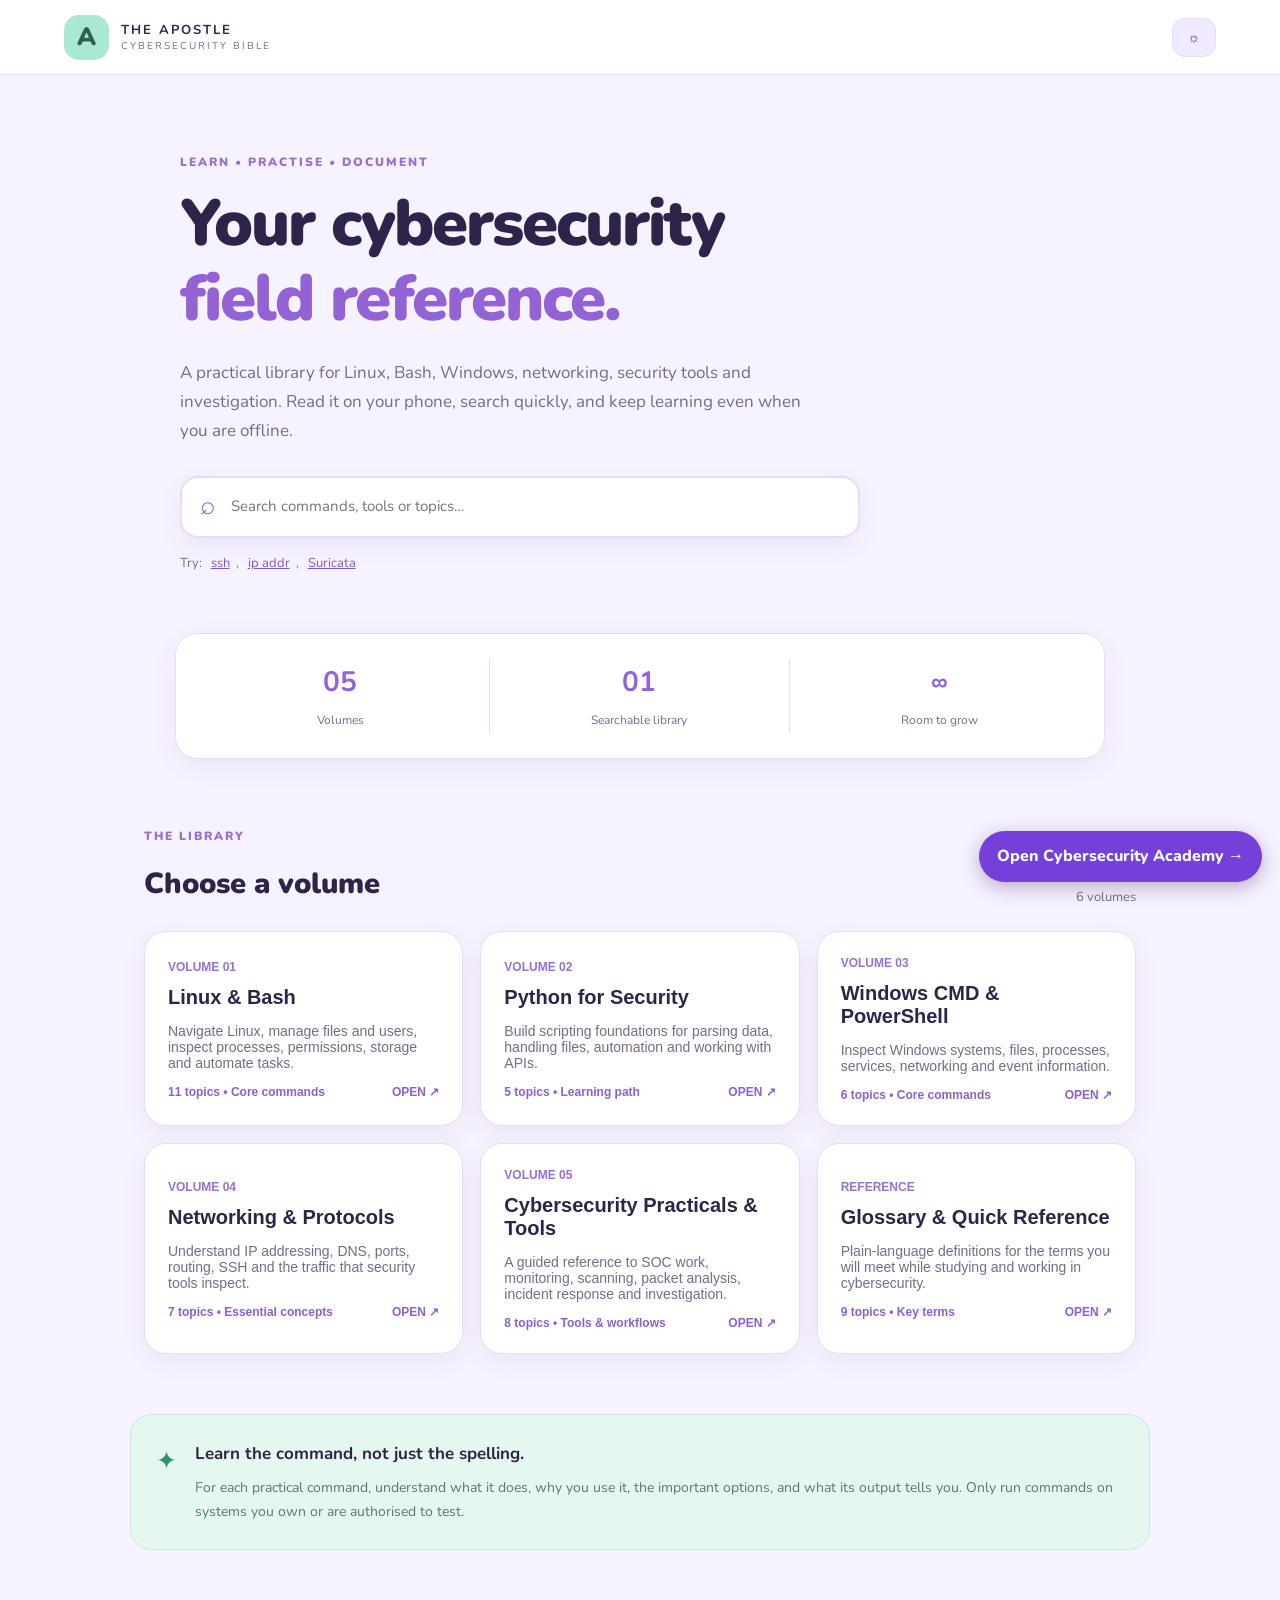
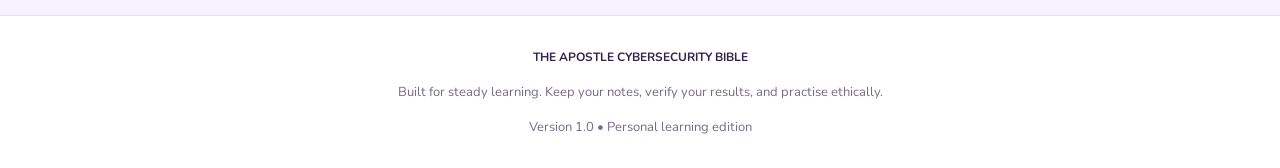
<file: index.html>
<!doctype html>
<html lang="en">
<head>
  <meta charset="utf-8">
  <meta name="viewport" content="width=device-width, initial-scale=1">
  <meta name="theme-color" content="#101827">
  <meta name="description" content="The Apostle Cybersecurity Bible — a practical, searchable cybersecurity learning reference.">
  <title>The Apostle Cybersecurity Bible</title>
  <link rel="manifest" href="manifest.webmanifest">
  <link rel="icon" href="assets/icon.svg" type="image/svg+xml">
  <link rel="stylesheet" href="styles.css">
</head>
<body>
  <header class="topbar">
    <a class="brand" href="#home" aria-label="The Apostle Cybersecurity Bible home">
      <span class="brand-mark">A</span>
      <span><strong>THE APOSTLE</strong><small>CYBERSECURITY BIBLE</small></span>
    </a>
    <div class="top-actions">
      <button id="themeBtn" class="icon-btn" aria-label="Toggle light or dark theme">☼</button>
      <button id="installBtn" class="install-btn" hidden>Install app</button>
    </div>
  </header>

  <main>
    <section class="hero" id="home">
      <p class="eyebrow">LEARN • PRACTISE • DOCUMENT</p>
      <h1>Your cybersecurity<br><span>field reference.</span></h1>
      <p class="hero-copy">A practical library for Linux, Bash, Windows, networking, security tools and investigation. Read it on your phone, search quickly, and keep learning even when you are offline.</p>
      <label class="search-wrap">
        <span aria-hidden="true">⌕</span>
        <input id="searchInput" type="search" placeholder="Search commands, tools or topics…" autocomplete="off">
      </label>
      <p class="search-hint">Try: <button class="text-btn" data-search="ssh">ssh</button>, <button class="text-btn" data-search="ip addr">ip addr</button>, <button class="text-btn" data-search="Suricata">Suricata</button></p>
    </section>

    <section class="quick-stats" aria-label="Bible contents">
      <div><strong>05</strong><span>Volumes</span></div>
      <div><strong>01</strong><span>Searchable library</span></div>
      <div><strong>∞</strong><span>Room to grow</span></div>
    </section>

    <section class="content-section">
      <div class="section-heading">
        <div><p class="eyebrow">THE LIBRARY</p><h2>Choose a volume</h2></div>
        <span id="resultCount" class="result-count">5 volumes</span>
      </div>
      <div id="volumeGrid" class="volume-grid"></div>
      <div id="emptyState" class="empty-state" hidden>
        <strong>No matching entries found.</strong>
        <p>Try another keyword or clear your search.</p>
        <button id="clearSearch" class="secondary-btn">Clear search</button>
      </div>
    </section>

    <section class="note-panel">
      <div class="note-icon">✦</div>
      <div>
        <h3>Learn the command, not just the spelling.</h3>
        <p>For each practical command, understand what it does, why you use it, the important options, and what its output tells you. Only run commands on systems you own or are authorised to test.</p>
      </div>
    </section>
  </main>

  <footer>
    <strong>THE APOSTLE CYBERSECURITY BIBLE</strong>
    <p>Built for steady learning. Keep your notes, verify your results, and practise ethically.</p>
    <span>Version 1.0 • Personal learning edition</span>
  </footer>

  <dialog id="entryDialog" class="entry-dialog">
    <div class="dialog-head">
      <div><p id="dialogVolume" class="eyebrow"></p><h2 id="dialogTitle"></h2></div>
      <button id="closeDialog" class="icon-btn" aria-label="Close">✕</button>
    </div>
    <div id="dialogBody" class="dialog-body"></div>
  </dialog>

  <script src="app.js"></script>
<div id="academyShortcut" style="position:fixed;right:18px;bottom:18px;z-index:9999">
<a href="academy.html" style="display:inline-block;background:#7540d9;color:#fff;padding:12px 18px;border-radius:28px;text-decoration:none;font-weight:800;box-shadow:0 5px 20px #39206455">Open Cybersecurity Academy →</a>
</div>
</body>
</html>
</file>
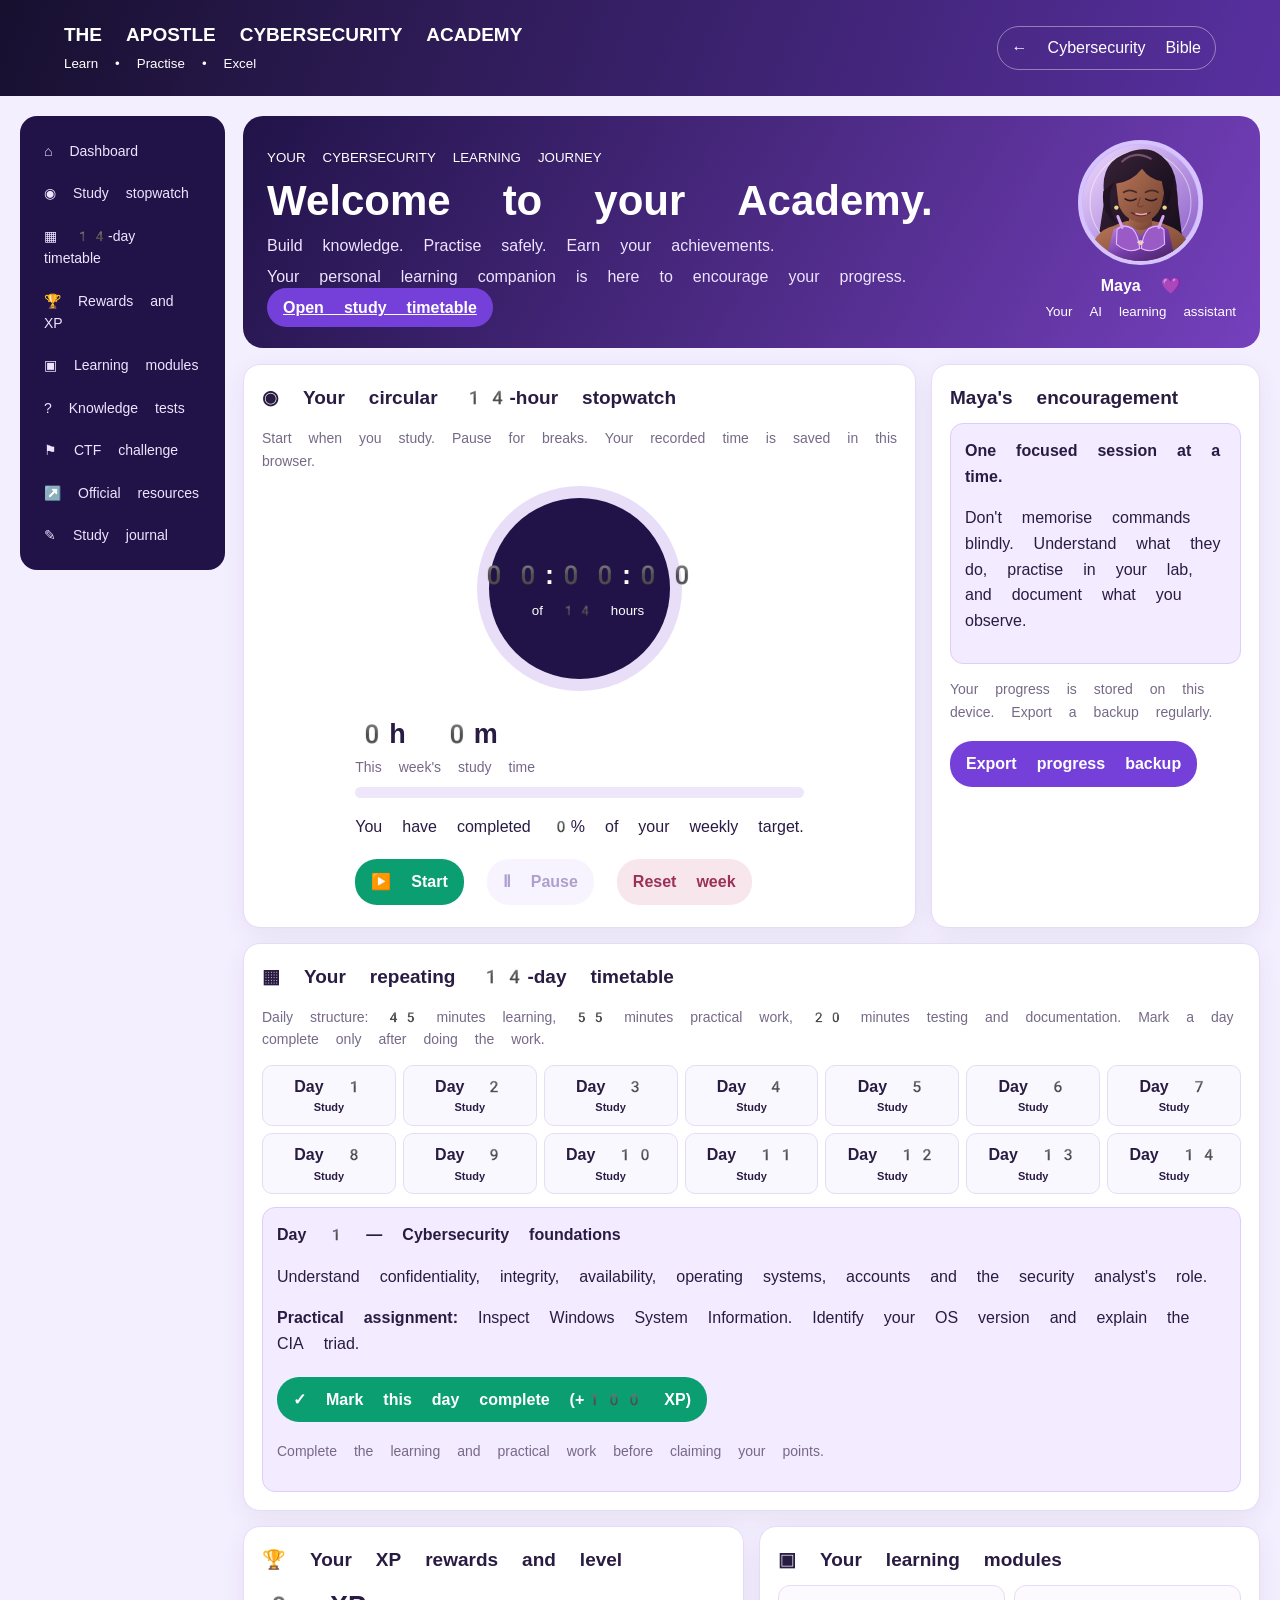
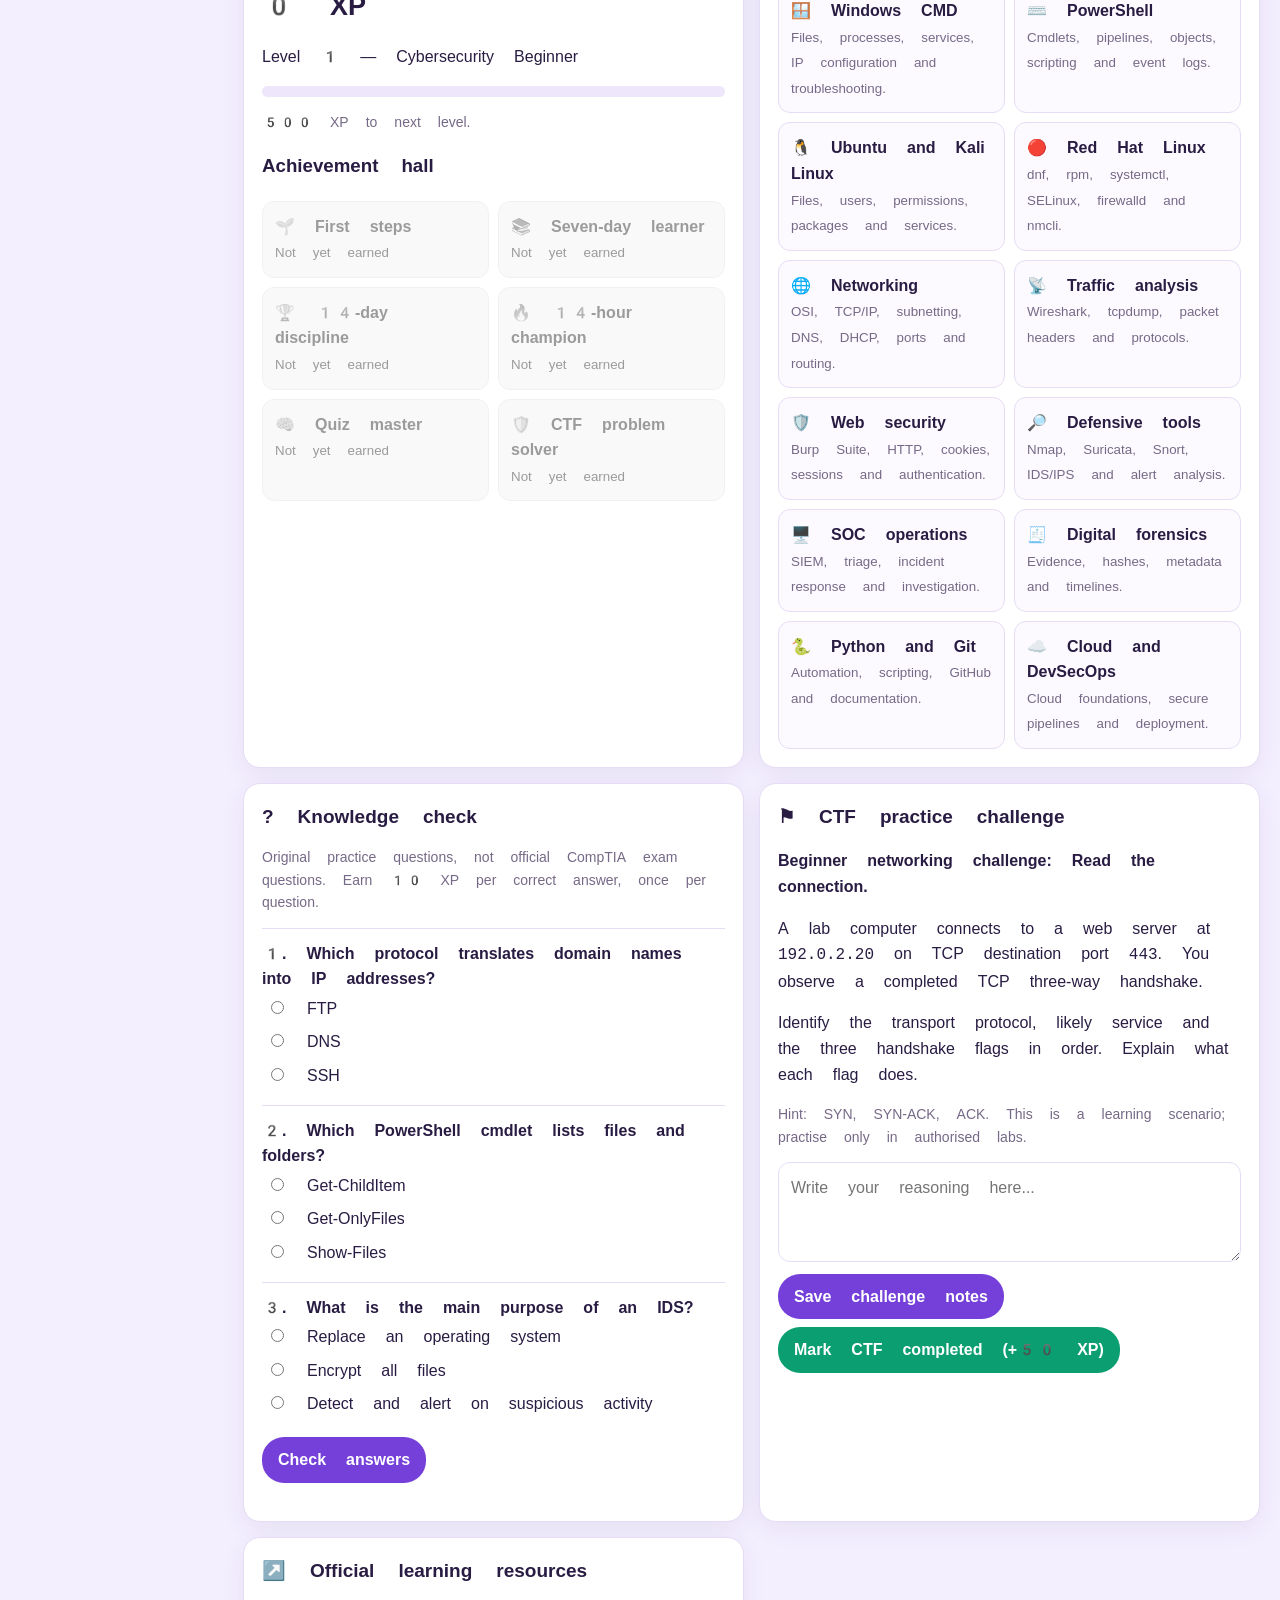
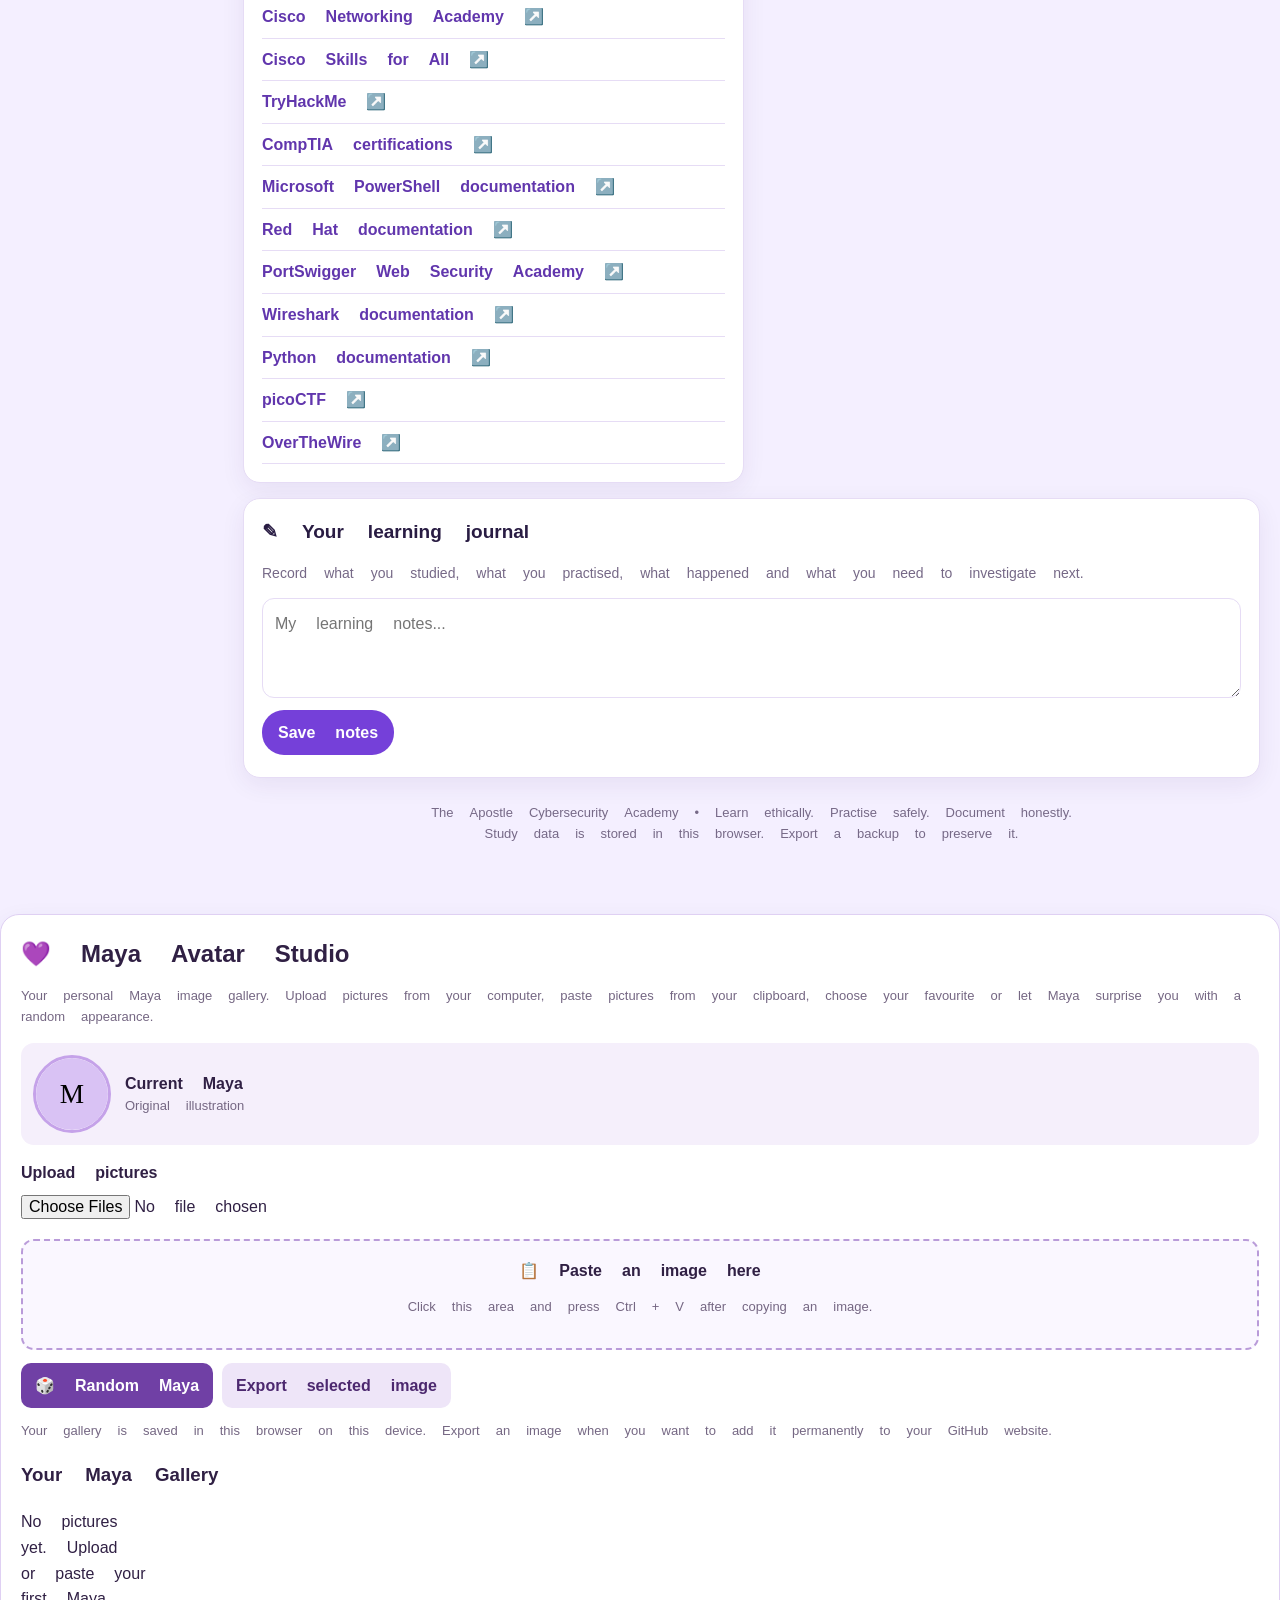
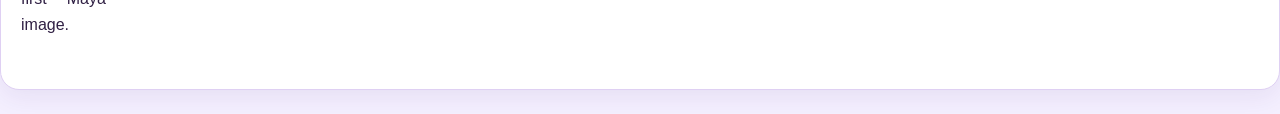
<file: academy.html>
<!doctype html>
<html lang="en">
<head>
<meta charset="utf-8">
<meta name="viewport" content="width=device-width,initial-scale=1">
<meta name="theme-color" content="#211348">
<link rel="manifest" href="./manifest.webmanifest">
<title>The Apostle Cybersecurity Academy</title>
<style>
:root{--bg:#f4efff;--panel:#fff;--ink:#291c43;--muted:#766987;--purple:#7540d9;--line:#e6dcf5;--green:#0b9e70}
*{box-sizing:border-box}
body{margin:0;background:var(--bg);color:var(--ink);font:16px/1.6 "Segoe UI","Segoe UI Emoji","Noto Color Emoji","Apple Color Emoji",Arial,sans-serif}
button,input,textarea{font:inherit}
button{cursor:pointer}
header{background:linear-gradient(110deg,#17102f,#5830a0);color:white;padding:20px 5%;display:flex;justify-content:space-between;align-items:center;gap:15px;flex-wrap:wrap}
header strong{font-size:19px}
header a{color:white;text-decoration:none;border:1px solid #ffffff66;padding:8px 14px;border-radius:22px}
.layout{max-width:1400px;margin:auto;padding:20px;display:grid;grid-template-columns:205px 1fr;gap:18px}
nav{background:#211348;color:white;padding:14px;border-radius:17px;height:max-content;position:sticky;top:12px}
nav a{display:block;color:#eee4ff;text-decoration:none;padding:10px;border-radius:9px;font-size:14px}
nav a:hover{background:#7540d9}
main{min-width:0}
.hero{background:linear-gradient(120deg,#211348,#7540bd);color:white;border-radius:20px;padding:24px;display:flex;align-items:center;justify-content:space-between;gap:20px;flex-wrap:wrap}
.hero h1{font-size:clamp(27px,4vw,42px);line-height:1.15;margin:8px 0}
.hero p{color:#eee4ff;margin:5px 0}
.avatar{text-align:center}
.avatar svg{width:125px;height:125px;border-radius:50%;border:4px solid #d7c4ff;background:#cdb5ff}
.avatar strong{display:block}
.grid{display:grid;grid-template-columns:repeat(12,minmax(0,1fr));gap:15px;margin-top:16px}
.card{background:white;border:1px solid var(--line);border-radius:17px;padding:18px;box-shadow:0 7px 24px #39206412;min-width:0}
.card h2{font-size:19px;margin:0 0 10px}
.w12{grid-column:span 12}.w8{grid-column:span 8}.w7{grid-column:span 7}.w6{grid-column:span 6}.w5{grid-column:span 5}.w4{grid-column:span 4}
.muted{color:var(--muted);font-size:14px}
.btn{border:0;border-radius:22px;padding:10px 16px;background:var(--purple);color:white;font-weight:700;margin:4px 3px 4px 0}
.btn:disabled{opacity:.45;cursor:not-allowed}
.btn.secondary{background:#eee6ff;color:#4d2a91}
.btn.green{background:var(--green)}
.btn.red{background:#f8e6ed;color:#9c3158}
.ring{width:205px;height:205px;border-radius:50%;background:conic-gradient(var(--green) var(--progress,0%),#e8def8 0);display:grid;place-items:center;position:relative;flex-shrink:0}
.ring:before{content:"";position:absolute;inset:12px;background:#211348;border-radius:50%}
.ring div{position:relative;color:white;text-align:center}
.time{font-size:27px;font-weight:900;font-variant-numeric:tabular-nums}
.timer{display:flex;align-items:center;justify-content:center;gap:22px;flex-wrap:wrap}
.stat{font-size:27px;font-weight:900}
.bar{height:11px;background:#eee6fa;border-radius:20px;overflow:hidden;margin:8px 0}
.bar span{display:block;height:100%;width:0;background:linear-gradient(90deg,#7540d9,#0bba87)}
.days{display:grid;grid-template-columns:repeat(7,1fr);gap:7px}
.day{border:1px solid var(--line);background:#faf8ff;border-radius:10px;padding:8px 3px;color:var(--ink);font-weight:700}
.day.selected{background:var(--purple);color:white}
.day.done{border:2px solid var(--green)}
.day small{display:block;font-size:11px}
.modules{display:grid;grid-template-columns:repeat(2,minmax(0,1fr));gap:9px}
.module{padding:12px;border:1px solid var(--line);border-radius:12px;background:#fcfaff}
.module strong{display:block}
.module small{color:var(--muted)}
.badges{display:grid;grid-template-columns:repeat(2,minmax(0,1fr));gap:9px}
.badge{padding:12px;border-radius:12px;background:#f5efff;border:1px solid var(--line)}
.badge.locked{opacity:.45;filter:grayscale(1)}
.badge strong{display:block}
.resource a{display:block;padding:8px 0;border-bottom:1px solid var(--line);font-weight:700;text-decoration:none;color:#6136ad}
textarea{width:100%;min-height:100px;padding:12px;border:1px solid var(--line);border-radius:12px}
.question{padding:12px 0;border-top:1px solid var(--line)}
.question label{display:block;padding:4px}
.maya{padding:14px;border-radius:13px;background:#f3ebff;border:1px solid #dfccfa}
footer{text-align:center;padding:25px;color:var(--muted);font-size:13px}
@media(max-width:850px){.layout{grid-template-columns:1fr;padding:12px}nav{position:static;display:flex;overflow-x:auto;gap:3px}nav a{white-space:nowrap}.w8,.w7,.w6,.w5,.w4{grid-column:span 12}.days{grid-template-columns:repeat(4,1fr)}}
@media(max-width:500px){.modules{grid-template-columns:1fr}.ring{width:180px;height:180px}.time{font-size:23px}}
</style>
</head>
<body>
<header>
<div><strong>THE APOSTLE CYBERSECURITY ACADEMY</strong><br><small>Learn • Practise • Excel</small></div>
<a href="index.html">← Cybersecurity Bible</a>
</header>

<div class="layout">
<nav>
<a href="#dashboard">⌂ Dashboard</a>
<a href="#timer">◉ Study stopwatch</a>
<a href="#timetable">▦ 14-day timetable</a>
<a href="#rewards">🏆 Rewards and XP</a>
<a href="#lessons">▣ Learning modules</a>
<a href="#quiz">? Knowledge tests</a>
<a href="#ctf">⚑ CTF challenge</a>
<a href="#resources">↗ Official resources</a>
<a href="#journal">✎ Study journal</a>
</nav>

<main>
<section class="hero" id="dashboard">
<div>
<small>YOUR CYBERSECURITY LEARNING JOURNEY</small>
<h1>Welcome to your Academy.</h1>
<p>Build knowledge. Practise safely. Earn your achievements.</p>
<p>Your personal learning companion is here to encourage your progress.</p>
<a class="btn" href="#timetable">Open study timetable</a>
</div>
<div class="avatar">
<svg viewBox="0 0 160 160" role="img"
aria-label="Maya, mature glamorous illustrated AI mentor"
xmlns="http://www.w3.org/2000/svg">
<defs>
 <linearGradient id="mayaPurpleBg" x2="1" y2="1">
  <stop stop-color="#f1ddff"/>
  <stop offset="1" stop-color="#8556c5"/>
 </linearGradient>
 <linearGradient id="mayaSkinNew" x2="1" y2="1">
  <stop stop-color="#bd795b"/>
  <stop offset="1" stop-color="#70402f"/>
 </linearGradient>
 <linearGradient id="mayaHairNew" x2="1" y2="1">
  <stop stop-color="#392238"/>
  <stop offset="1" stop-color="#130d19"/>
 </linearGradient>
 <linearGradient id="mayaBikini" x2="1" y2="1">
  <stop stop-color="#c18be9"/>
  <stop offset=".5" stop-color="#753ca8"/>
  <stop offset="1" stop-color="#44205f"/>
 </linearGradient>
</defs>

<!-- Background -->
<circle cx="80" cy="80" r="79" fill="url(#mayaPurpleBg)"/>
<circle cx="80" cy="80" r="69" fill="none"
 stroke="#fff" opacity=".45" stroke-width="1.5"/>

<!-- Hair behind body -->
<path d="M31 74Q21 17 75 10Q131 7 130 72L139 143
 Q115 157 43 147L24 119Z" fill="url(#mayaHairNew)"/>

<!-- Curvy shoulders and upper body -->
<path d="M9 160Q13 119 43 112
 Q56 106 65 105L95 105Q107 106 119 112
 Q148 123 152 160Z" fill="url(#mayaSkinNew)"/>

<!-- Neck -->
<path d="M65 87L64 111Q80 124 96 111L95 87Z"
 fill="url(#mayaSkinNew)"/>

<!-- Face -->
<path d="M46 48Q45 22 80 21Q116 23 115 53
 L109 83Q101 105 80 108Q58 104 50 83Z"
 fill="url(#mayaSkinNew)"/>

<!-- Hair framing face -->
<path d="M43 66Q29 25 60 13Q99 -4 120 30
 Q132 52 116 85L109 51
 Q93 49 82 34Q68 52 47 54Z"
 fill="url(#mayaHairNew)"/>
<path d="M44 52Q31 77 47 108Q26 96 29 65Z"
 fill="#211321"/>
<path d="M115 49Q132 76 112 108Q135 96 130 65Z"
 fill="#211321"/>

<!-- Eyes and brows -->
<path d="M57 66Q65 61 74 66M87 66Q96 61 104 66"
 fill="none" stroke="#482a24" stroke-width="2.5"
 stroke-linecap="round"/>
<path d="M59 75Q66 80 74 75M87 75Q95 80 102 75"
 fill="none" stroke="#271720" stroke-width="2.2"
 stroke-linecap="round"/>

<!-- Nose and smile -->
<path d="M80 73L76 84Q80 88 84 84"
 fill="none" stroke="#75402f" stroke-width="1.6"/>
<path d="M68 94Q80 102 93 94"
 fill="none" stroke="#672b38" stroke-width="2.5"
 stroke-linecap="round"/>
<path d="M73 95Q81 98 89 95"
 fill="none" stroke="#e9aaa4" stroke-width="2"/>

<!-- Earrings -->
<circle cx="47" cy="87" r="3" fill="#f4d28c"/>
<circle cx="113" cy="87" r="3" fill="#f4d28c"/>

<!-- Bikini top: tasteful fashion illustration -->
<path d="M43 117Q54 109 66 112
 Q74 115 80 126Q87 115 95 112
 Q108 109 118 117L128 160H32Z"
 fill="url(#mayaBikini)"/>

<!-- Bikini cups -->
<path d="M48 117Q57 108 69 116
 Q77 124 79 143Q63 151 47 137Z"
 fill="#9a5bc6" stroke="#e2baff" stroke-width="1.5"/>
<path d="M112 117Q103 108 91 116
 Q83 124 81 143Q97 151 113 137Z"
 fill="#9a5bc6" stroke="#e2baff" stroke-width="1.5"/>

<!-- Bikini straps -->
<path d="M55 114L49 99M105 114L111 99"
 stroke="#d7a9f5" stroke-width="4" stroke-linecap="round"/>

<!-- Centre detail -->
<path d="M76 135Q80 130 84 135"
 fill="none" stroke="#f2d7ff" stroke-width="2"/>
<circle cx="80" cy="136" r="2.5" fill="#f3d49b"/>

<!-- Soft highlights -->
<path d="M55 24Q72 8 94 20"
 fill="none" stroke="#77516d" stroke-width="3"
 stroke-linecap="round"/>
</svg>
<strong>Maya 💜</strong>
<small>Your AI learning assistant</small>
</div>
</section>

<div class="grid">
<section class="card w8" id="timer">
<h2>◉ Your circular 14-hour stopwatch</h2>
<p class="muted">Start when you study. Pause for breaks. Your recorded time is saved in this browser.</p>
<div class="timer">
<div class="ring" id="ring"><div><span class="time" id="clock">00:00:00</span><br><small>of 14 hours</small></div></div>
<div>
<div class="stat" id="weekly">0h 0m</div>
<div class="muted">This week's study time</div>
<div class="bar"><span id="progress"></span></div>
<p id="timerMessage">Ready when you are.</p>
<button class="btn green" id="start">▶ Start</button>
<button class="btn secondary" id="pause">Ⅱ Pause</button>
<button class="btn red" id="reset">Reset week</button>
</div>
</div>
</section>

<section class="card w4">
<h2>Maya's encouragement</h2>
<div class="maya"><strong>One focused session at a time.</strong><p>Don't memorise commands blindly. Understand what they do, practise in your lab, and document what you observe.</p></div>
<p class="muted">Your progress is stored on this device. Export a backup regularly.</p>
<button class="btn" id="export">Export progress backup</button>
</section>

<section class="card w12" id="timetable">
<h2>▦ Your repeating 14-day timetable</h2>
<p class="muted">Daily structure: 45 minutes learning, 55 minutes practical work, 20 minutes testing and documentation. Mark a day complete only after doing the work.</p>
<div class="days" id="days"></div>
<div class="maya" style="margin-top:13px">
<strong id="dayTitle">Day 1 — Cybersecurity foundations</strong>
<p id="dayDetail"></p>
<p><strong>Practical assignment:</strong> <span id="dayPractice"></span></p>
<button class="btn green" id="completeDay">✓ Mark this day complete (+100 XP)</button>
<p id="dayMessage" class="muted"></p>
</div>
</section>

<section class="card w6" id="rewards">
<h2>🏆 Your XP rewards and level</h2>
<div class="stat" id="xp">0 XP</div>
<p id="level">Level 1 — Cybersecurity Beginner</p>
<div class="bar"><span id="xpBar"></span></div>
<p id="nextLevel" class="muted"></p>
<h3>Achievement hall</h3>
<div class="badges" id="badges"></div>
</section>

<section class="card w6" id="lessons">
<h2>▣ Your learning modules</h2>
<div class="modules">
<div class="module"><strong>🪟 Windows CMD</strong><small>Files, processes, services, IP configuration and troubleshooting.</small></div>
<div class="module"><strong>⌨️ PowerShell</strong><small>Cmdlets, pipelines, objects, scripting and event logs.</small></div>
<div class="module"><strong>🐧 Ubuntu and Kali Linux</strong><small>Files, users, permissions, packages and services.</small></div>
<div class="module"><strong>🔴 Red Hat Linux</strong><small>dnf, rpm, systemctl, SELinux, firewalld and nmcli.</small></div>
<div class="module"><strong>🌐 Networking</strong><small>OSI, TCP/IP, subnetting, DNS, DHCP, ports and routing.</small></div>
<div class="module"><strong>📡 Traffic analysis</strong><small>Wireshark, tcpdump, packet headers and protocols.</small></div>
<div class="module"><strong>🛡️ Web security</strong><small>Burp Suite, HTTP, cookies, sessions and authentication.</small></div>
<div class="module"><strong>🔎 Defensive tools</strong><small>Nmap, Suricata, Snort, IDS/IPS and alert analysis.</small></div>
<div class="module"><strong>🖥️ SOC operations</strong><small>SIEM, triage, incident response and investigation.</small></div>
<div class="module"><strong>🧾 Digital forensics</strong><small>Evidence, hashes, metadata and timelines.</small></div>
<div class="module"><strong>🐍 Python and Git</strong><small>Automation, scripting, GitHub and documentation.</small></div>
<div class="module"><strong>☁️ Cloud and DevSecOps</strong><small>Cloud foundations, secure pipelines and deployment.</small></div>
</div>
</section>

<section class="card w6" id="quiz">
<h2>? Knowledge check</h2>
<p class="muted">Original practice questions, not official CompTIA exam questions. Earn 10 XP per correct answer, once per question.</p>
<div class="question"><strong>1. Which protocol translates domain names into IP addresses?</strong>
<label><input type="radio" name="q1" value="a"> FTP</label>
<label><input type="radio" name="q1" value="b"> DNS</label>
<label><input type="radio" name="q1" value="c"> SSH</label></div>
<div class="question"><strong>2. Which PowerShell cmdlet lists files and folders?</strong>
<label><input type="radio" name="q2" value="a"> Get-ChildItem</label>
<label><input type="radio" name="q2" value="b"> Get-OnlyFiles</label>
<label><input type="radio" name="q2" value="c"> Show-Files</label></div>
<div class="question"><strong>3. What is the main purpose of an IDS?</strong>
<label><input type="radio" name="q3" value="a"> Replace an operating system</label>
<label><input type="radio" name="q3" value="b"> Encrypt all files</label>
<label><input type="radio" name="q3" value="c"> Detect and alert on suspicious activity</label></div>
<button class="btn" id="grade">Check answers</button>
<p id="quizResult" aria-live="polite"></p>
</section>

<section class="card w6" id="ctf">
<h2>⚑ CTF practice challenge</h2>
<p><strong>Beginner networking challenge: Read the connection.</strong></p>
<p>A lab computer connects to a web server at <code>192.0.2.20</code> on TCP destination port <code>443</code>. You observe a completed TCP three-way handshake.</p>
<p>Identify the transport protocol, likely service and the three handshake flags in order. Explain what each flag does.</p>
<p class="muted">Hint: SYN, SYN-ACK, ACK. This is a learning scenario; practise only in authorised labs.</p>
<textarea id="ctfNotes" placeholder="Write your reasoning here..."></textarea>
<button class="btn" id="saveCtf">Save challenge notes</button>
<button class="btn green" id="finishCtf">Mark CTF completed (+50 XP)</button>
<p id="ctfMessage" class="muted"></p>
</section>

<section class="card w6" id="resources">
<h2>↗ Official learning resources</h2>
<div class="resource">
<a href="https://www.netacad.com/" target="_blank" rel="noopener">Cisco Networking Academy ↗</a>
<a href="https://skillsforall.com/" target="_blank" rel="noopener">Cisco Skills for All ↗</a>
<a href="https://tryhackme.com/" target="_blank" rel="noopener">TryHackMe ↗</a>
<a href="https://www.comptia.org/certifications" target="_blank" rel="noopener">CompTIA certifications ↗</a>
<a href="https://learn.microsoft.com/powershell/" target="_blank" rel="noopener">Microsoft PowerShell documentation ↗</a>
<a href="https://docs.redhat.com/" target="_blank" rel="noopener">Red Hat documentation ↗</a>
<a href="https://portswigger.net/web-security" target="_blank" rel="noopener">PortSwigger Web Security Academy ↗</a>
<a href="https://www.wireshark.org/docs/" target="_blank" rel="noopener">Wireshark documentation ↗</a>
<a href="https://docs.python.org/3/" target="_blank" rel="noopener">Python documentation ↗</a>
<a href="https://picoctf.org/" target="_blank" rel="noopener">picoCTF ↗</a>
<a href="https://overthewire.org/wargames/" target="_blank" rel="noopener">OverTheWire ↗</a>
</div>
</section>

<section class="card w12" id="journal">
<h2>✎ Your learning journal</h2>
<p class="muted">Record what you studied, what you practised, what happened and what you need to investigate next.</p>
<textarea id="notes" placeholder="My learning notes..."></textarea>
<button class="btn" id="saveNotes">Save notes</button>
<span id="notesMessage" class="muted"></span>
</section>
</div>
<footer>The Apostle Cybersecurity Academy • Learn ethically. Practise safely. Document honestly.<br>Study data is stored in this browser. Export a backup to preserve it.</footer>
</main>
</div>

<script>
(() => {
"use strict";
const $ = id => document.getElementById(id);
const STORE = "apostleAcademy_v2";
const NOTE = "apostleAcademyJournal_v2";
const TARGET = 14 * 60 * 60 * 1000;

const curriculum = [
["Cybersecurity foundations","Understand confidentiality, integrity, availability, operating systems, accounts and the security analyst's role.","Inspect Windows System Information. Identify your OS version and explain the CIA triad."],
["Windows CMD","Learn navigation, files, processes, services, IP configuration and network troubleshooting.","Practise whoami, hostname, ipconfig /all, ping and tracert."],
["PowerShell","Understand cmdlets, objects, pipelines, variables, help and safe scripts.","Practise Get-Help, Get-Location, Get-ChildItem and Get-Process."],
["Linux fundamentals","Learn the filesystem, users, groups, permissions, processes and package management.","Practise pwd, ls, cd, cat, grep, chmod and sudo in your own VM."],
["Red Hat administration","Explore dnf, rpm, systemctl, journalctl, nmcli, firewalld and SELinux.","Inspect the OS release and a service's status in your lab."],
["Networking foundations","Study OSI, TCP/IP, IPv4, subnet masks, gateways, MAC addresses and routing.","Draw a lab network diagram and calculate a small subnet."],
["Protocols and services","Understand DNS, DHCP, HTTP/S, SSH, SMTP, TCP, UDP and common ports.","Use nslookup or Resolve-DnsName and interpret the result."],
["Packet analysis","Read packet headers, TCP handshakes, DNS queries and HTTP exchanges.","Open an authorised capture in Wireshark and apply a display filter."],
["Web security and Burp Suite","Learn requests, responses, cookies, sessions, authentication and web risks.","Use PortSwigger's legal training labs and inspect a test request."],
["Network security tools","Study Nmap, Suricata, Snort, IDS/IPS rules, alerts and defensive scanning.","Review your own Suricata logs and explain a test event."],
["SOC analyst practice","Learn alert triage, event logs, SIEM concepts, indicators and incident response.","Write an incident timeline from a lab event."],
["Digital forensics","Study evidence integrity, hashes, metadata, timelines and safe evidence handling.","Calculate a file hash and explain why integrity matters."],
["Python, Git and cloud","Practise Python basics, Git commits, GitHub documentation and cloud security.","Write a small Python script and document it in Git."],
["CTF and review","Consolidate learning with beginner CTF tasks and certification-style revision.","Attempt a beginner CTF challenge before looking at hints."]
];

const levels = [
["Cybersecurity Beginner",0],
["Junior Defender",500],
["Security Practitioner",1500],
["SOC Analyst in Training",3500],
["Cybersecurity Specialist",7000]
];

const monday = () => {
 const d = new Date();
 d.setHours(0,0,0,0);
 d.setDate(d.getDate() - ((d.getDay()+6)%7));
 return d.toISOString().slice(0,10);
};
const today = () => {
 const d = new Date();
 return d.getFullYear()+"-"+String(d.getMonth()+1).padStart(2,"0")+"-"+String(d.getDate()).padStart(2,"0");
};
const fresh = () => ({
 xp:0,completed:[],quizAwards:[],ctfDone:false,weeklyBonus:[],
 week:monday(),entries:{},runningSince:null,activeDate:null
});
let data;
try { data = JSON.parse(localStorage.getItem(STORE)) || fresh(); }
catch { data = fresh(); }
if (!data.entries) data = fresh();
if (!data.completed) data.completed=[];
if (!data.quizAwards) data.quizAwards=[];
if (!data.weeklyBonus) data.weeklyBonus=[];
if (!data.entries) data.entries={};
function save(){localStorage.setItem(STORE,JSON.stringify(data));}
function award(points){data.xp+=points;save();renderRewards();}
function currentWeek(){return monday();}
function totalTime(){
 return Object.values(data.entries).reduce((a,b)=>a+b,0) +
 (data.runningSince ? Math.max(0,Date.now()-data.runningSince) : 0);
}
function format(ms){
 let s=Math.floor(ms/1000),h=Math.floor(s/3600),m=Math.floor(s%3600/60),sec=s%60;
 return [h,m,sec].map(x=>String(x).padStart(2,"0")).join(":");
}
function renderTimer(){
 if(data.week!==currentWeek()){
  data.week=currentWeek();
  data.entries={};
  data.weeklyBonus=[];
  save();
 }
 const total=totalTime(),pct=Math.min(100,total/TARGET*100);
 $("clock").textContent=format(total);
 $("weekly").textContent=Math.floor(total/3600000)+"h "+Math.floor(total%3600000/60000)+"m";
 $("progress").style.width=pct+"%";
 $("ring").style.setProperty("--progress",pct+"%");
 $("timerMessage").textContent=total>=TARGET?"Weekly target achieved! +200 XP bonus available.":"You have completed "+Math.floor(pct)+"% of your weekly target.";
 $("start").disabled=!!data.runningSince;
 $("pause").disabled=!data.runningSince;
 if(total>=TARGET && !data.weeklyBonus.includes(data.week)){
  data.weeklyBonus.push(data.week);
  data.xp+=200;
  save();
  renderRewards();
  $("timerMessage").textContent="Weekly target achieved! +200 XP awarded. Excellent work!";
 }
}
$("start").onclick=()=>{
 if(!data.runningSince){
  data.runningSince=Date.now();
  data.activeDate=today();
  save();renderTimer();
 }
};
$("pause").onclick=()=>{
 if(data.runningSince){
  const elapsed=Math.max(0,Date.now()-data.runningSince);
  const key=data.activeDate||today();
  data.entries[key]=(data.entries[key]||0)+elapsed;
  data.runningSince=null;data.activeDate=null;
  save();renderTimer();
 }
};
$("reset").onclick=()=>{
 if(confirm("Reset this week's study time? Your XP and achievements will remain.")){
  data.entries={};data.runningSince=null;data.activeDate=null;
  data.week=currentWeek();data.weeklyBonus=[];
  save();renderTimer();
 }
};
setInterval(renderTimer,1000);
renderTimer();

function renderRewards(){
 const xp=data.xp;
 let level=0;
 for(let i=0;i<levels.length;i++)if(xp>=levels[i][1])level=i;
 const base=levels[level][1],next=levels[level+1]?.[1]??base;
 $("xp").textContent=xp.toLocaleString()+" XP";
 $("level").textContent="Level "+(level+1)+" — "+levels[level][0];
 $("nextLevel").textContent=level===levels.length-1?"Highest current Academy level achieved!":(next-xp)+" XP to next level.";
 $("xpBar").style.width=level===levels.length-1?"100%":Math.min(100,(xp-base)/(next-base)*100)+"%";
 const allDays=data.completed.length;
 const badges=[
  ["🌱","First steps",allDays>=1],
  ["📚","Seven-day learner",allDays>=7],
  ["🏆","14-day discipline",allDays>=14],
  ["🔥","14-hour champion",data.weeklyBonus.length>0],
  ["🧠","Quiz master",data.quizAwards.length>=3],
  ["🛡️","CTF problem solver",data.ctfDone]
 ];
 $("badges").innerHTML="";
 badges.forEach(b=>{
  const el=document.createElement("div");
  el.className="badge"+(b[2]?"":" locked");
  el.innerHTML="<strong>"+b[0]+" "+b[1]+"</strong><small>"+(b[2]?"Unlocked":"Not yet earned")+"</small>";
  $("badges").appendChild(el);
 });
}
renderRewards();

let selectedDay=0;
const dayBox=$("days");
curriculum.forEach((day,i)=>{
 const b=document.createElement("button");
 b.className="day";
 b.innerHTML="Day "+(i+1)+"<small>"+(data.completed.includes(i)?"✓ Complete":"Study")+"</small>";
 b.onclick=()=>{
  selectedDay=i;
  document.querySelectorAll(".day").forEach(x=>x.classList.remove("selected"));
  b.classList.add("selected");
  showDay();
 };
 dayBox.appendChild(b);
});
function showDay(){
 const d=curriculum[selectedDay];
 $("dayTitle").textContent="Day "+(selectedDay+1)+" — "+d[0];
 $("dayDetail").textContent=d[1];
 $("dayPractice").textContent=d[2];
 const done=data.completed.includes(selectedDay);
 $("completeDay").disabled=done;
 $("completeDay").textContent=done?"✓ Day completed":"✓ Mark this day complete (+100 XP)";
 $("dayMessage").textContent=done?"This day is already recorded in your current 14-day cycle.":"Complete the learning and practical work before claiming your points.";
}
showDay();
$("completeDay").onclick=()=>{
 if(data.completed.includes(selectedDay))return;
 data.completed.push(selectedDay);
 award(100);
 if(data.completed.length===14){
  award(500);
  $("dayMessage").textContent="14-day cycle completed! +100 XP and +500 XP cycle bonus awarded.";
 }else{
  $("dayMessage").textContent="Day completed! +100 XP awarded.";
 }
 showDay();
 [...dayBox.children].forEach((b,i)=>{
  b.classList.toggle("done",data.completed.includes(i));
  b.innerHTML="Day "+(i+1)+"<small>"+(data.completed.includes(i)?"✓ Complete":"Study")+"</small>";
 });
};
if(data.completed.length===14){
 $("dayMessage").textContent="Your 14-day cycle is complete. Begin another cycle when ready.";
}

const answers={q1:"b",q2:"a",q3:"c"};
$("grade").onclick=()=>{
 let score=0,earned=0;
 Object.entries(answers).forEach(([q,correct])=>{
  const chosen=document.querySelector('input[name="'+q+'"]:checked');
  if(chosen&&chosen.value===correct){
   score++;
   if(!data.quizAwards.includes(q)){data.quizAwards.push(q);earned+=10;}
  }
 });
 if(earned)award(earned);
 $("quizResult").textContent="Score: "+score+"/3. New XP earned: "+earned+". "+(score===3?"Excellent work!":"Review the topics and try again.");
};

$("saveCtf").onclick=()=>{
 localStorage.setItem("apostleAcademyCtfNotes",$("ctfNotes").value);
 $("ctfMessage").textContent="Your challenge notes have been saved.";
};
$("ctfNotes").value=localStorage.getItem("apostleAcademyCtfNotes")||"";
$("finishCtf").onclick=()=>{
 if(data.ctfDone){$("ctfMessage").textContent="CTF reward already claimed.";return;}
 if($("ctfNotes").value.trim().length<30){
  $("ctfMessage").textContent="First write your reasoning in the notes box. Explain the handshake.";
  return;
 }
 data.ctfDone=true;
 award(50);
 $("ctfMessage").textContent="CTF completion recorded. +50 XP awarded. Keep your reasoning for review.";
};

$("notes").value=localStorage.getItem(NOTE)||"";
$("saveNotes").onclick=()=>{
 localStorage.setItem(NOTE,$("notes").value);
 $("notesMessage").textContent="Notes saved on this device.";
};

$("export").onclick=()=>{
 if(data.runningSince){
  const elapsed=Math.max(0,Date.now()-data.runningSince);
  const key=data.activeDate||today();
  data.entries[key]=(data.entries[key]||0)+elapsed;
  data.runningSince=null;data.activeDate=null;save();renderTimer();
 }
 const backup={exportedAt:new Date().toISOString(),academy:data,journal:localStorage.getItem(NOTE)||"",ctfNotes:localStorage.getItem("apostleAcademyCtfNotes")||""};
 const blob=new Blob([JSON.stringify(backup,null,2)],{type:"application/json"});
 const a=document.createElement("a");
 a.href=URL.createObjectURL(blob);
 a.download="apostle-academy-backup.json";
 a.click();
 URL.revokeObjectURL(a.href);
};
})();
</script>
<!-- APOSTLE_MAYA_STUDIO_V1 -->
<style>
#mayaStudio{margin:24px auto;padding:20px;background:#fff;border:1px solid #dfd0f3;border-radius:19px;box-shadow:0 8px 25px #39206412;color:#302044}
#mayaStudio h2{margin:0 0 8px}
#mayaStudio .maya-help{color:#756783;font-size:13px;line-height:1.6}
#mayaStudio .maya-controls{display:flex;gap:9px;flex-wrap:wrap;margin:13px 0}
#mayaStudio button{border:0;border-radius:10px;padding:10px 14px;background:#7040a5;color:white;cursor:pointer;font-weight:700}
#mayaStudio button.secondary{background:#eee5f8;color:#4c286f}
#mayaStudio button.danger{background:#f8e8ec;color:#8b2940}
#mayaStudio button:focus,#mayaStudio input:focus{outline:3px solid #c8a7ed;outline-offset:2px}
#mayaStudio .maya-paste{padding:17px;border:2px dashed #b99bd9;border-radius:13px;background:#faf7ff;text-align:center;margin:12px 0}
#mayaStudio .maya-gallery{display:grid;grid-template-columns:repeat(auto-fill,minmax(125px,1fr));gap:12px;margin-top:16px}
#mayaStudio .maya-tile{border:1px solid #e6dcef;border-radius:12px;padding:9px;min-width:0}
#mayaStudio .maya-tile img{width:100%;height:125px;object-fit:cover;border-radius:9px;background:#eee5f8}
#mayaStudio .maya-tile p{font-size:12px;overflow-wrap:anywhere}
#mayaStudio .maya-tile button{font-size:11px;padding:7px;margin:3px 2px}
#mayaStudio .maya-status{font-size:13px;color:#61358d;min-height:22px;margin-top:10px}
#mayaStudio .maya-current{display:flex;align-items:center;gap:14px;margin:15px 0;padding:12px;background:#f5effb;border-radius:13px}
#mayaStudio .maya-current img{width:78px;height:78px;object-fit:cover;border-radius:50%;border:3px solid #c5a2e9}
#mayaStudio input[type=file]{max-width:100%;margin:8px 0}
@media(max-width:500px){#mayaStudio{padding:14px}#mayaStudio .maya-controls button{flex:1}}
</style>

<section id="mayaStudio">
 <h2>💜 Maya Avatar Studio</h2>
 <p class="maya-help">
   Your personal Maya image gallery. Upload pictures from your computer,
   paste pictures from your clipboard, choose your favourite or let Maya
   surprise you with a random appearance.
 </p>

 <div class="maya-current">
  <img id="mayaStudioPreview" alt="Current Maya avatar"
       src="data:image/svg+xml,%3Csvg xmlns='http://www.w3.org/2000/svg' viewBox='0 0 100 100'%3E%3Crect width='100' height='100' rx='50' fill='%23d9c2f4'/%3E%3Ctext x='50' y='62' text-anchor='middle' font-size='38'%3EM%3C/text%3E%3C/svg%3E">
  <div><strong>Current Maya</strong><div class="maya-help" id="mayaCurrentName">Original illustration</div></div>
 </div>

 <label for="mayaUpload"><strong>Upload pictures</strong></label><br>
 <input type="file" id="mayaUpload" accept="image/*" multiple>

 <div class="maya-paste" id="mayaPaste" tabindex="0">
  <strong>📋 Paste an image here</strong>
  <p class="maya-help">Click this area and press Ctrl + V after copying an image.</p>
 </div>

 <div class="maya-controls">
  <button id="mayaRandom">🎲 Random Maya</button>
  <button id="mayaExport" class="secondary">Export selected image</button>
 </div>

 <p class="maya-help">
   Your gallery is saved in this browser on this device. Export an image
   when you want to add it permanently to your GitHub website.
 </p>

 <h3>Your Maya Gallery</h3>
 <div id="mayaGallery" class="maya-gallery"></div>
 <div id="mayaStatus" class="maya-status" aria-live="polite"></div>
</section>

<script>
(function(){
 "use strict";

 const DB_NAME="apostleMayaStudio";
 const DB_VERSION=1;
 const MAX_SIZE=8*1024*1024;
 const $=id=>document.getElementById(id);

 const upload=$("mayaUpload");
 const paste=$("mayaPaste");
 const gallery=$("mayaGallery");
 const status=$("mayaStatus");
 const preview=$("mayaStudioPreview");
 const currentName=$("mayaCurrentName");

 let db=null;
 let selectedId=null;
 let previewURL=null;
 let tileURLs=[];

 function say(message){status.textContent=message;}

 function openDatabase(){
  return new Promise((resolve,reject)=>{
   const request=indexedDB.open(DB_NAME,DB_VERSION);
   request.onupgradeneeded=()=>{
    const database=request.result;
    if(!database.objectStoreNames.contains("images"))
     database.createObjectStore("images",{keyPath:"id"});
    if(!database.objectStoreNames.contains("settings"))
     database.createObjectStore("settings",{keyPath:"key"});
   };
   request.onsuccess=()=>resolve(request.result);
   request.onerror=()=>reject(request.error);
  });
 }

 function requestResult(request){
  return new Promise((resolve,reject)=>{
   request.onsuccess=()=>resolve(request.result);
   request.onerror=()=>reject(request.error);
  });
 }

 function getAll(){
  return requestResult(db.transaction("images","readonly")
   .objectStore("images").getAll());
 }

 function getImage(id){
  return requestResult(db.transaction("images","readonly")
   .objectStore("images").get(id));
 }

 async function saveImage(file){
  if(!file || !file.type || !file.type.startsWith("image/")){
   say("Please choose a valid image.");
   return;
  }
  if(file.size>MAX_SIZE){
   say("That image is larger than 8 MB. Please choose a smaller image.");
   return;
  }

  const record={
   id:crypto.randomUUID(),
   name:(file.name||"Pasted Maya image").slice(0,100),
   type:file.type,
   blob:file,
   created:Date.now()
  };

  await requestResult(
   db.transaction("images","readwrite").objectStore("images").add(record)
  );

  await choose(record.id);
  await renderGallery();
  say("Image added to your Maya gallery.");
 }

 async function choose(id){
  const record=await getImage(id);
  if(!record)return;

  selectedId=id;

  await requestResult(
   db.transaction("settings","readwrite")
    .objectStore("settings")
    .put({key:"selected",value:id})
  );

  if(previewURL)URL.revokeObjectURL(previewURL);
  previewURL=URL.createObjectURL(record.blob);
  preview.src=previewURL;
  currentName.textContent=record.name;

  const original=document.querySelector(".avatar svg");
  if(original)original.style.display="none";

  let mainImage=document.getElementById("mayaChosenImage");
  if(!mainImage){
   mainImage=document.createElement("img");
   mainImage.id="mayaChosenImage";
   mainImage.alt="Selected Maya avatar";
   mainImage.style.cssText="width:125px;height:125px;object-fit:cover;border-radius:50%;border:4px solid #d7c4ff";
   const avatar=document.querySelector(".avatar");
   if(avatar)avatar.insertBefore(mainImage,avatar.firstChild);
  }
  mainImage.src=previewURL;

  await renderGallery();
 }

 async function renderGallery(){
  tileURLs.forEach(url=>URL.revokeObjectURL(url));
  tileURLs=[];
  gallery.replaceChildren();

  const records=await getAll();

  if(records.length===0){
   gallery.textContent="No pictures yet. Upload or paste your first Maya image.";
   return;
  }

  records.sort((a,b)=>b.created-a.created);

  records.forEach(record=>{
   const tile=document.createElement("div");
   tile.className="maya-tile";

   const image=document.createElement("img");
   const url=URL.createObjectURL(record.blob);
   tileURLs.push(url);
   image.src=url;
   image.alt=record.name;

   const name=document.createElement("p");
   name.textContent=record.name+(record.id===selectedId?" ✓ Current":"");

   const use=document.createElement("button");
   use.textContent="Use Maya";
   use.onclick=()=>choose(record.id);

   const remove=document.createElement("button");
   remove.textContent="Remove";
   remove.className="danger";
   remove.onclick=()=>removeImage(record.id);

   tile.append(image,name,use,remove);
   gallery.appendChild(tile);
  });
 }

 async function removeImage(id){
  if(!confirm("Remove this picture from your Maya gallery?"))return;

  await requestResult(
   db.transaction("images","readwrite").objectStore("images").delete(id)
  );

  if(selectedId===id){
   selectedId=null;
   await requestResult(
    db.transaction("settings","readwrite")
     .objectStore("settings").delete("selected")
   );

   if(previewURL)URL.revokeObjectURL(previewURL);
   previewURL=null;

   const original=document.querySelector(".avatar svg");
   if(original)original.style.display="";

   const mainImage=document.getElementById("mayaChosenImage");
   if(mainImage)mainImage.remove();

   preview.removeAttribute("src");
   currentName.textContent="Original illustration";
  }

  await renderGallery();
  say("Picture removed.");
 }

 upload.addEventListener("change",async()=>{
  for(const file of Array.from(upload.files||[])){
   try{await saveImage(file);}
   catch(error){say("Could not save image: "+error.message);}
  }
  upload.value="";
 });

 paste.addEventListener("paste",async event=>{
  const items=Array.from(event.clipboardData.items||[]);
  const imageItem=items.find(item=>item.type.startsWith("image/"));

  if(!imageItem){
   say("No image found on the clipboard. Copy an image first.");
   return;
  }

  event.preventDefault();
  try{
   const file=imageItem.getAsFile();
   await saveImage(file);
  }catch(error){
   say("Could not paste image: "+error.message);
  }
 });

 $("mayaRandom").onclick=async()=>{
  const records=await getAll();

  if(records.length===0){
   say("Add some pictures before using Random Maya.");
   return;
  }

  let choices=records.filter(record=>record.id!==selectedId);
  if(choices.length===0)choices=records;

  const choice=choices[Math.floor(Math.random()*choices.length)];
  await choose(choice.id);
  say("Maya has a new look!");
 };

 $("mayaExport").onclick=async()=>{
  if(!selectedId){
   say("Choose an image from your gallery first.");
   return;
  }

  const record=await getImage(selectedId);
  if(!record)return;

  const url=URL.createObjectURL(record.blob);
  const extension=record.type==="image/jpeg"?"jpg":
   record.type==="image/webp"?"webp":
   record.type==="image/gif"?"gif":"png";

  const link=document.createElement("a");
  link.href=url;
  link.download="maya-avatar."+extension;
  link.click();

  setTimeout(()=>URL.revokeObjectURL(url),2000);
  say("Avatar exported. You can now place it in your website assets folder.");
 };

 async function start(){
  if(!window.indexedDB){
   say("This browser does not support the gallery storage feature.");
   return;
  }

  db=await openDatabase();

  const setting=await requestResult(
   db.transaction("settings","readonly")
    .objectStore("settings").get("selected")
  );

  await renderGallery();

  if(setting && setting.value){
   try{await choose(setting.value);}
   catch(error){say("Your saved picture could not be loaded.");}
  }
 }

 start().catch(error=>{
  say("Maya Studio could not start: "+error.message);
 });
})();
</script>
<!-- END APOSTLE_MAYA_STUDIO_V1 -->

<script>
if ("serviceWorker" in navigator) {
  window.addEventListener("load", () => {
    navigator.serviceWorker.register("./service-worker.js")
      .catch(error => console.error("Service worker registration failed:", error));
  });
}
</script>
</body>
</html>
</file>
<file: styles.css>
@import url('https://fonts.googleapis.com/css2?family=Nunito:wght@400;500;600;700;800;900&display=swap');

:root {
  --bg: #f7f2ff;
  --panel: #ffffff;
  --panel2: #f0e9ff;
  --text: #30234a;
  --muted: #776b89;
  --line: #e6dcf5;
  --accent: #9164d8;
  --accent2: #bd91ed;
  --shadow: 0 8px 25px #6d4a9b14;
}

* {
  box-sizing: border-box;
}

html {
  scroll-behavior: smooth;
}

body {
  margin: 0;
  background: var(--bg);
  color: var(--text);
  font-family: "Nunito", sans-serif;
  line-height: 1.7;
}

.topbar {
  min-height: 75px;
  padding: 12px 5%;
  display: flex;
  align-items: center;
  justify-content: space-between;
  background: var(--panel);
  border-bottom: 1px solid var(--line);
  position: sticky;
  top: 0;
  z-index: 5;
}

.brand {
  display: flex;
  gap: 12px;
  align-items: center;
  color: var(--text);
  text-decoration: none;
}

.brand-mark {
  width: 45px;
  height: 45px;
  border-radius: 15px;
  background: #a9e8d1;
  color: #315e50;
  display: grid;
  place-items: center;
  font-size: 25px;
  font-weight: 900;
}

.brand strong,
.brand small {
  display: block;
  line-height: 1.4;
}

.brand strong {
  font-size: 13px;
  letter-spacing: 2px;
}

.brand small {
  font-size: 10px;
  color: var(--muted);
  letter-spacing: 2px;
}

.top-actions {
  display: flex;
  gap: 10px;
}

.icon-btn,
.install-btn,
.secondary-btn {
  border: 1px solid var(--line);
  background: var(--panel2);
  color: var(--text);
  border-radius: 13px;
  padding: 11px 15px;
  cursor: pointer;
}

.install-btn {
  background: var(--accent);
  color: white;
}

.hero {
  padding: 65px 7% 45px;
  max-width: 1100px;
  margin: auto;
}

.eyebrow {
  color: #9870d5;
  font-size: 12px;
  letter-spacing: 2px;
  font-weight: 900;
}

.hero h1 {
  font-size: clamp(38px, 8vw, 65px);
  line-height: 1.15;
  font-weight: 900;
  letter-spacing: -2px;
  margin: 15px 0;
}

.hero h1 span {
  color: #9363d5;
}

.hero-copy {
  max-width: 650px;
  color: var(--muted);
  font-size: 17px;
  margin: 22px 0 30px;
}

.search-wrap {
  display: flex;
  align-items: center;
  gap: 13px;
  max-width: 680px;
  background: white;
  border: 2px solid #e8dafa;
  border-radius: 18px;
  padding: 0 18px;
  height: 62px;
  box-shadow: var(--shadow);
}

.search-wrap span {
  color: var(--accent);
  font-size: 26px;
}

.search-wrap input {
  width: 100%;
  border: 0;
  outline: 0;
  background: transparent;
  color: var(--text);
  font: inherit;
  font-size: 15px;
}

.search-hint {
  color: var(--muted);
  font-size: 13px;
}

.text-btn {
  background: none;
  border: 0;
  color: #8456c4;
  text-decoration: underline;
  cursor: pointer;
  font: inherit;
}

.quick-stats {
  max-width: 930px;
  margin: 0 auto 55px;
  padding: 25px 15px;
  display: grid;
  grid-template-columns: repeat(3, 1fr);
  background: white;
  border: 1px solid var(--line);
  border-radius: 22px;
  box-shadow: var(--shadow);
}

.quick-stats div {
  text-align: center;
  border-right: 1px solid var(--line);
}

.quick-stats div:last-child {
  border: 0;
}

.quick-stats strong {
  display: block;
  font-size: 28px;
  color: #9164d8;
}

.quick-stats span {
  font-size: 12px;
  color: var(--muted);
}

.content-section {
  max-width: 1120px;
  margin: auto;
  padding: 0 5% 60px;
}

.section-heading {
  display: flex;
  align-items: end;
  justify-content: space-between;
  margin-bottom: 23px;
}

.section-heading h2 {
  font-size: 29px;
  font-weight: 900;
  margin: 0;
}

.result-count {
  color: var(--muted);
  font-size: 13px;
}

.volume-grid {
  display: grid;
  grid-template-columns: repeat(2, minmax(0, 1fr));
  gap: 17px;
}

.volume-card {
  background: white;
  border: 1px solid var(--line);
  border-radius: 22px;
  padding: 23px;
  text-align: left;
  color: var(--text);
  cursor: pointer;
  transition: .2s;
  min-height: 180px;
  box-shadow: var(--shadow);
}

.volume-card:hover {
  transform: translateY(-4px);
  border-color: var(--accent);
}

.volume-number {
  color: #9870d5;
  font-size: 12px;
  font-weight: 900;
}

.volume-card h3 {
  font-size: 20px;
  margin: 12px 0 7px;
  font-weight: 900;
}

.volume-card p {
  font-size: 14px;
  color: var(--muted);
}

.card-bottom {
  display: flex;
  justify-content: space-between;
  color: #8c60cf;
  font-size: 12px;
  font-weight: 800;
}

.note-panel {
  max-width: 1020px;
  margin: 0 auto 65px;
  padding: 25px;
  display: flex;
  gap: 18px;
  background: #e5f8ef;
  border: 1px solid #c3ebd6;
  border-radius: 22px;
}

.note-icon {
  font-size: 25px;
  color: #29976b;
}

.note-panel h3 {
  font-size: 17px;
  margin: 0 0 7px;
}

.note-panel p {
  color: #577b69;
  font-size: 14px;
  margin: 0;
}

footer {
  border-top: 1px solid var(--line);
  padding: 30px 20px;
  text-align: center;
  color: var(--muted);
  font-size: 13px;
  background: white;
}

footer strong {
  color: var(--text);
  font-size: 12px;
}

.empty-state {
  text-align: center;
  padding: 45px 15px;
  color: var(--muted);
}

.entry-dialog {
  width: min(720px, calc(100% - 24px));
  max-height: 88vh;
  border: 1px solid var(--line);
  border-radius: 22px;
  background: white;
  color: var(--text);
  padding: 0;
  box-shadow: var(--shadow);
}

.entry-dialog::backdrop {
  background: #30234a88;
  backdrop-filter: blur(4px);
}

.dialog-head {
  position: sticky;
  top: 0;
  background: white;
  padding: 20px;
  border-bottom: 1px solid var(--line);
  display: flex;
  justify-content: space-between;
  align-items: start;
}

.dialog-head h2 {
  font-size: 23px;
  margin: 0;
}

.dialog-body {
  padding: 22px;
}

.entry {
  padding-bottom: 22px;
  margin-bottom: 22px;
  border-bottom: 1px solid var(--line);
}

.entry h3 {
  font-size: 18px;
  color: #9164d8;
}

.entry p {
  font-size: 15px;
  color: var(--muted);
}

.entry pre {
  white-space: pre-wrap;
  overflow-wrap: anywhere;
  background: #f1ebfa;
  border: 1px solid var(--line);
  border-radius: 12px;
  padding: 15px;
  color: #52367d;
  font-size: 13px;
}

.entry .label {
  font-size: 11px;
  color: #9164d8;
  font-weight: 900;
  text-transform: uppercase;
  letter-spacing: 1px;
}

.light {
  --bg: #f7f2ff;
  --panel: #ffffff;
  --panel2: #f0e9ff;
  --text: #30234a;
  --muted: #776b89;
  --line: #e6dcf5;
  --accent: #9164d8;
  --accent2: #bd91ed;
  --shadow: 0 8px 25px #6d4a9b14;
}

@media (min-width: 760px) {
  .volume-grid {
    grid-template-columns: repeat(3, minmax(0, 1fr));
  }
}

@media (max-width: 520px) {
  .hero {
    padding-top: 45px;
  }

  .hero-copy {
    font-size: 15px;
  }

  .quick-stats {
    margin: 0 15px 45px;
    padding: 18px 8px;
  }

  .quick-stats strong {
    font-size: 22px;
  }

  .quick-stats span {
    font-size: 11px;
  }

  .volume-grid {
    grid-template-columns: 1fr;
  }

  .volume-card {
    min-height: 0;
  }

  .section-heading h2 {
    font-size: 24px;
  }

  .note-panel {
    margin: 0 15px 45px;
    padding: 18px;
  }

  .dialog-head,
  .dialog-body {
    padding: 18px;
  }
    }
</file>
